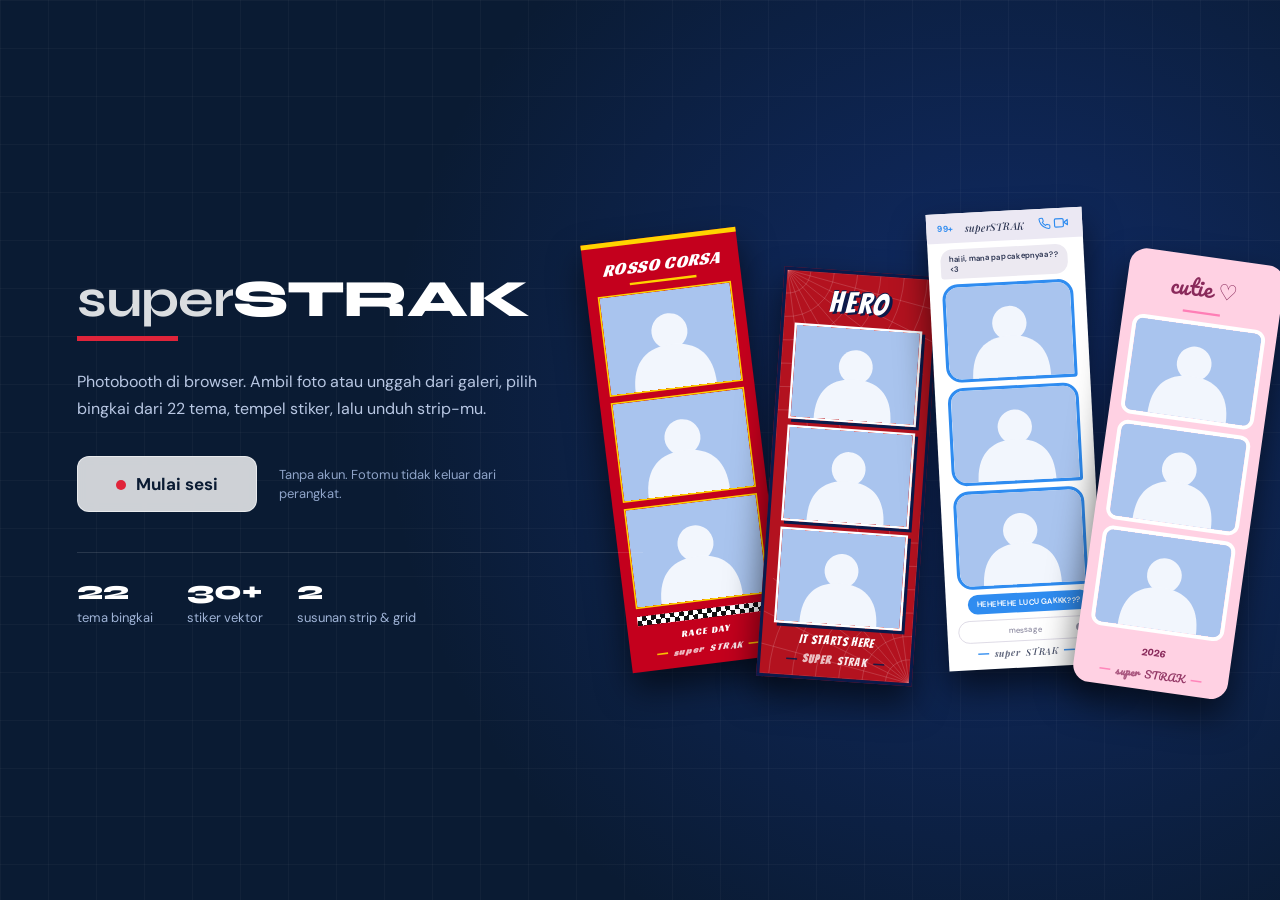
<file: index.html>
<!DOCTYPE html>
<html lang="id">
<head>
<meta charset="UTF-8">
<meta name="viewport" content="width=device-width, initial-scale=1.0">
<title>superSTRAK Photobooth</title>
<link rel="stylesheet" href="css/style.css">
<link rel="stylesheet" href="css/frames.css">
</head>
<body>
<main class="welcome">
  <section class="hero">
    <h1 class="logo"><i class="u"><span>sup</span></i><span>er</span>STRAK</h1>
    <p class="sub">Photobooth di browser. Ambil foto atau unggah dari galeri, pilih bingkai dari 22 tema, tempel stiker, lalu unduh strip-mu.</p>
    <div class="cta">
      <button class="btn" onclick="location.href='welcome.html'"><i></i>Mulai sesi</button>
      <span class="note">Tanpa akun. Fotomu tidak keluar dari perangkat.</span>
    </div>
    <ul class="feats">
      <li><b>22</b><span>tema bingkai</span></li>
      <li><b>30+</b><span>stiker vektor</span></li>
      <li><b>2</b><span>susunan strip &amp; grid</span></li>
    </ul>
  </section>
  <div class="collage" id="collage" aria-hidden="true"></div>
</main>

<script>
const PH = "data:image/svg+xml," + encodeURIComponent(
  "<svg xmlns='http://www.w3.org/2000/svg' viewBox='0 0 4 3'><rect width='4' height='3' fill='#a9c4ee'/><circle cx='2' cy='1.25' r='.55' fill='#f2f6fd'/><path d='M.75 3c0-1 .55-1.35 1.25-1.35S3.25 2 3.25 3z' fill='#f2f6fd'/></svg>");
const SHOW = [
  ["rosso", "ROSSO CORSA", "RACE DAY"],
  ["hero", "HERO", "IT STARTS HERE"],
  ["chatb", "superSTRAK", "message"],
  ["girly", "cutie ♡", "2026"]
];
document.getElementById("collage").innerHTML = SHOW.map((t, i) =>
  `<div class="strip" data-theme="${t[0]}" style="--i:${i}">
     <div class="head">${t[1]}</div>
     <div class="photos"><img src="${PH}" alt=""><img src="${PH}" alt=""><img src="${PH}" alt=""></div>
     <div class="foot">${t[2]}</div>
     <div class="brand"><span>super</span>STRAK</div>
   </div>`).join("");
</script>
</body>
</html>
</file>
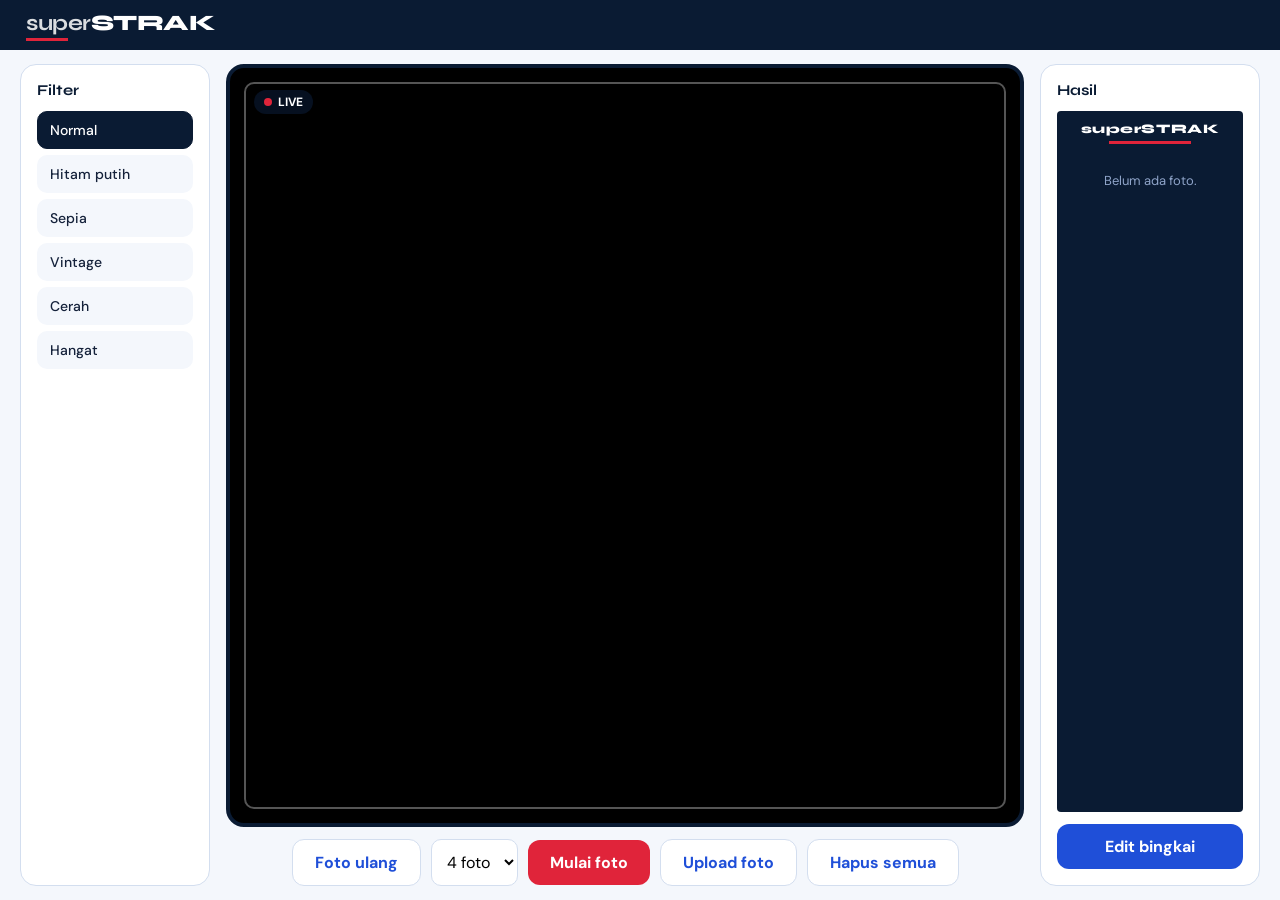
<file: welcome.html>
<!DOCTYPE html>
<html lang="id">
<head>
<meta charset="UTF-8">
<meta name="viewport" content="width=device-width, initial-scale=1.0">
<title>superSTRAK Photobooth</title>
<link rel="stylesheet" href="css/style.css">
</head>
<body class="booth-page">
<header class="top">
  <h1 class="logo"><i class="u"><span>sup</span></i><span>er</span>STRAK</h1>
</header>

<main class="booth">
  <aside class="panel">
    <h3>Filter</h3>
    <button class="chip active" data-filter="none">Normal</button>
    <button class="chip" data-filter="grayscale(100%)">Hitam putih</button>
    <button class="chip" data-filter="sepia(100%)">Sepia</button>
    <button class="chip" data-filter="contrast(120%) saturate(80%)">Vintage</button>
    <button class="chip" data-filter="brightness(110%) saturate(130%)">Cerah</button>
    <button class="chip" data-filter="hue-rotate(-20deg) saturate(150%)">Hangat</button>
  </aside>

  <section class="stagecol">
    <div class="cam">
      <div class="frame">
        <video id="video" autoplay playsinline muted></video>
        <span class="live"><i></i>LIVE</span>
        <div id="countdown"></div>
        <div class="flash" id="flash"></div>
      </div>
    </div>
    <div class="row">
      <button class="btn ghost" id="retakeBtn">Foto ulang</button>
      <select id="layoutSelect" aria-label="Jumlah foto">
        <option value="2">2 foto</option><option value="3">3 foto</option>
        <option value="4" selected>4 foto</option><option value="6">6 foto</option>
      </select>
      <button class="btn rec" id="startBtn">Mulai foto</button>
      <button class="btn ghost" id="uploadBtn">Upload foto</button>
      <button class="btn ghost" id="deleteBtn">Hapus semua</button>
      <input type="file" id="fileInput" accept="image/*" multiple hidden>
    </div>
  </section>

  <aside class="panel">
    <h3>Hasil</h3>
    <div class="mini-strip">
      <h4>superSTRAK</h4>
      <div id="photos"><p class="empty">Belum ada foto.</p></div>
    </div>
    <button class="btn" id="editBtn">Edit bingkai</button>
  </aside>
</main>
<script src="js/main.js"></script>
</body>
</html>
</file>
<file: css/style.css>
@import url('https://fonts.googleapis.com/css2?family=Syne:wght@700;800&family=DM+Sans:wght@400;500;700&family=Bangers&family=Pacifico&family=Racing+Sans+One&family=Special+Elite&family=Playfair+Display:ital,wght@1,500&display=swap');

:root{
  --navy:#0a1b33; --blue:#1f4fd8; --sky:#dce8fb; --paper:#f4f7fc;
  --red:#e0243a; --ink:#14213a; --muted:#5b6b86; --line:#d3deef;
}
*{margin:0;padding:0;box-sizing:border-box}
body{font-family:'DM Sans',system-ui,sans-serif;background:var(--paper);color:var(--ink);min-height:100vh}
button{font:inherit;cursor:pointer;border:0}
:focus-visible{outline:3px solid var(--red);outline-offset:2px}

/* wordmark: garis merah hanya di bawah "sup" */
.logo{font-family:'Syne',sans-serif;font-weight:800;letter-spacing:-.02em;line-height:1;white-space:nowrap}
.logo span{font-weight:700;opacity:.85}
.logo .u{font-style:normal;position:relative;display:inline-block}
.logo .u::after{content:"";position:absolute;left:0;right:0;bottom:-.3em;height:.1em;background:var(--red)}

/* buttons */
.btn{padding:12px 22px;border-radius:12px;background:var(--blue);color:#fff;font-weight:700;transition:background .2s}
.btn:hover{background:#173fb0}
.btn.ghost{background:#fff;color:var(--blue);border:1.5px solid var(--line)}
.btn.ghost:hover{background:var(--sky)}
.btn.rec{background:var(--red)}
.btn.rec:hover{background:#b91c2f}
.chip{display:block;width:100%;padding:10px 14px;margin-bottom:8px;text-align:left;border-radius:10px;background:var(--paper);color:var(--ink);font-weight:500;border:1.5px solid transparent;transition:.2s}
.chip:hover{border-color:var(--blue)}
.chip.active{background:var(--navy);color:#fff;border-color:var(--navy)}

/* panels */
.panel{background:#fff;border:1px solid var(--line);border-radius:16px;padding:16px}
.panel h2,.panel h3{font-family:'Syne',sans-serif;font-size:15px;margin-bottom:12px;color:var(--navy)}
.top{display:flex;align-items:center;padding:12px 26px 16px;background:var(--navy);color:#fff}
.top .logo{font-size:22px}

/* WELCOME */
.welcome{min-height:100vh;overflow:hidden;position:relative;background:var(--navy);color:#fff;
  display:grid;grid-template-columns:minmax(0,1.05fr) minmax(0,1fr);align-items:center;gap:20px;padding:36px clamp(24px,6vw,90px)}
.welcome::before{content:"";position:absolute;inset:0;pointer-events:none;
  background:linear-gradient(#ffffff08 1px,transparent 1px) 0 0/48px 48px,
             linear-gradient(90deg,#ffffff08 1px,transparent 1px) 0 0/48px 48px,
             radial-gradient(circle at 78% 45%,#1f4fd855,transparent 55%)}
.hero{position:relative;z-index:3;min-width:0}
.collage{position:relative;z-index:1;pointer-events:none}
.welcome .logo{font-size:clamp(30px,4.1vw,62px)}
.welcome .sub{color:#b8c7e3;margin:44px 0 34px;max-width:42ch;line-height:1.65;font-size:16px}
.cta{display:flex;align-items:center;gap:22px;flex-wrap:wrap}
.welcome .btn{padding:16px 38px;font-size:17px;color:var(--navy);
  background:rgba(255,255,255,.8);border:1.5px solid rgba(255,255,255,.55);
  backdrop-filter:blur(6px);-webkit-backdrop-filter:blur(6px)}
.welcome .btn:hover{background:rgba(255,255,255,.92)}
.welcome .btn i{display:inline-block;width:10px;height:10px;border-radius:50%;background:var(--red);margin-right:10px}
.note{font-size:13px;color:#8fa4c9;max-width:26ch;line-height:1.5}
.feats{display:flex;gap:34px;list-style:none;margin-top:40px;padding-top:22px;border-top:1px solid #ffffff1f}
.feats b{display:block;font:800 26px 'Syne',sans-serif}
.feats span{font-size:13px;color:#9fb3d6}
.collage{display:flex;justify-content:center;align-items:center}
.collage .strip{flex:none;box-shadow:0 22px 44px #0009;animation:drop .8s cubic-bezier(.2,.8,.2,1) backwards;animation-delay:calc(var(--i)*.1s)}
.collage .strip:nth-child(1){transform:rotate(-7deg) scale(.78);margin-right:-34px}
.collage .strip:nth-child(2){transform:rotate(4deg) scale(.78) translateY(34px);margin-right:-34px}
.collage .strip:nth-child(3){transform:rotate(-3deg) scale(.78) translateY(-14px);margin-right:-34px}
.collage .strip:nth-child(4){transform:rotate(8deg) scale(.78) translateY(30px)}
@keyframes drop{from{opacity:0;translate:0 -60px}to{opacity:1;translate:0 0}}

/* BOOTH: pas satu layar */
.booth-page{height:100vh;height:100dvh;overflow:hidden;display:flex;flex-direction:column}
.booth-page .top{flex:none}
.booth{flex:1;min-height:0;display:grid;grid-template-columns:190px 1fr 220px;gap:16px;width:100%;max-width:1300px;margin:0 auto;padding:14px 20px}
.booth .panel{min-height:0;overflow:auto;display:flex;flex-direction:column}
.booth .chip{padding:9px 12px;margin-bottom:6px;font-size:14px}
.stagecol{display:flex;flex-direction:column;gap:12px;min-height:0}
.cam{flex:1;min-height:0;display:flex;justify-content:center}
.frame{position:relative;height:100%;aspect-ratio:4/3;max-width:100%;border-radius:18px;overflow:hidden;border:4px solid var(--navy);background:#000}
.frame video{position:absolute;inset:0;width:100%;height:100%;object-fit:cover;transform:scaleX(-1);display:block}
.frame::after{content:"";position:absolute;inset:14px;border:2px solid #ffffff55;border-radius:10px;pointer-events:none}
.live{position:absolute;top:22px;left:24px;z-index:3;display:flex;align-items:center;gap:6px;font:700 12px 'DM Sans';color:#fff;background:#0a1b33a0;padding:4px 10px;border-radius:20px}
.live i{width:8px;height:8px;border-radius:50%;background:var(--red)}
#countdown{position:absolute;inset:0;display:grid;place-items:center;pointer-events:none;z-index:4}
.count{font:800 130px/1 'Syne',sans-serif;color:#fff;text-shadow:0 4px 28px #000b;animation:pop .3s}
.count.ico{display:grid;place-items:center;width:112px;height:112px;border-radius:50%;border:2.5px solid var(--red);background:none;font-size:0}
.count.ico svg{width:56px;height:56px;filter:drop-shadow(0 2px 8px #0009)}
@keyframes pop{from{transform:scale(.6);opacity:0}to{transform:none;opacity:1}}
.flash{position:absolute;inset:0;background:#fff;opacity:0;pointer-events:none;z-index:5}
.flash.go{animation:flash .5s}
@keyframes flash{0%{opacity:.9}100%{opacity:0}}
.row{display:flex;flex-wrap:wrap;gap:10px;justify-content:center;align-items:center}
.row select{padding:11px;border-radius:10px;border:1.5px solid var(--line);font:inherit;background:#fff}

/* panel Hasil (halaman kamera) */
.mini-strip{flex:1;min-height:0;background:var(--navy);padding:10px;border-radius:4px;display:flex;flex-direction:column;gap:8px;align-items:center;overflow:auto}
.mini-strip h4{flex:none;font:800 13px 'Syne',sans-serif;color:#fff;letter-spacing:.04em}
.mini-strip h4::after{content:"";display:block;height:3px;width:60%;background:var(--red);margin:4px auto 0}
.mini-strip #photos{width:100%;display:grid;grid-template-columns:1fr;gap:6px;align-content:start}
.mini-strip #photos.two{grid-template-columns:1fr 1fr}
.mini-strip #photos img{width:100%;aspect-ratio:4/3;object-fit:cover;display:block}
.mini-strip .empty{color:#8fa4c9;font-size:13px;text-align:center;padding:20px 6px}
#editBtn{flex:none;width:100%;margin-top:12px}

/* EDIT: pas satu layar. Kotak kiri dan kanan berada di tengah (vertikal) */
.edit-page{height:100vh;height:100dvh;overflow:hidden;display:flex;flex-direction:column}
.edit-page .top{flex:none}
.editor{flex:1;min-height:0;display:grid;grid-template-columns:380px minmax(0,1fr) 380px;grid-template-rows:minmax(0,1fr);gap:16px;width:100%;max-width:1400px;margin:0 auto;padding:14px 20px}
.side{display:flex;flex-direction:column;gap:12px;min-height:0;min-width:0;overflow-y:auto;overflow-x:hidden;
  justify-content:center;justify-content:safe center}
.side .panel{flex:none}
.side.dock{display:grid;grid-template-columns:1fr 1fr;gap:12px;
  align-items:center;
  align-content:center;align-content:safe center}
.stage{display:flex;flex-direction:column;gap:12px;min-height:0;min-width:0}
.fitwrap{flex:1;min-height:0;display:flex;justify-content:center;align-items:center}
.fit{flex:none;position:relative}
.cap{padding:14px;width:max-content;transform-origin:top left}
.chips2{display:grid;grid-template-columns:1fr 1fr;gap:6px}
.chips2 .chip{margin:0;text-align:center;font-size:11.5px;padding:7px 2px}
.cols{display:grid;grid-template-columns:1fr;gap:6px}
.cols .chip{margin:0;text-align:center;font-size:12px;padding:8px 4px}
.swatches{display:flex;flex-wrap:wrap;gap:7px}
.swatch{width:26px;height:26px;border-radius:50%;border:2px solid #fff;box-shadow:0 0 0 1.5px var(--line)}
.swatch.active{box-shadow:0 0 0 3px var(--red)}
.hint{font-size:12px;color:var(--muted);margin-top:8px;line-height:1.5}
.tools{display:flex;gap:5px;margin-top:10px}
.tools button{flex:1;padding:7px 0;border-radius:8px;background:var(--navy);color:#fff}

/* RESPONSIVE */
@media(max-width:1250px){
  .editor{grid-template-columns:340px minmax(0,1fr) 340px}
}
@media(max-width:1150px){
  /* layar sempit: kotak kembali menumpuk supaya tidak berdesakan */
  .editor{grid-template-columns:210px minmax(0,1fr) 210px}
  .side.dock{grid-template-columns:1fr}
}
@media(max-width:900px){
  .welcome{grid-template-columns:1fr;padding:32px 24px}
  .welcome .logo{font-size:clamp(30px,10vw,62px)}
  .collage{min-height:420px;transform:scale(.75)}
  .booth-page,.edit-page{height:auto;overflow:auto}
  .booth,.editor{grid-template-columns:1fr;grid-template-rows:auto}
  .cam{display:block}
  .frame{height:auto;width:100%}
  .mini-strip{min-height:260px}
  .editor .side{order:2;overflow:visible;justify-content:flex-start}
  .side.dock{align-content:start;align-items:start}
  .fitwrap{flex:none}
}
@media(prefers-reduced-motion:reduce){*{animation:none!important;transition:none!important}}
</file>
<file: css/frames.css>
/* panel stiker */
.stkgrid{display:grid;grid-template-columns:repeat(5,1fr);gap:4px}
.stkgrid button{aspect-ratio:1;padding:3px;display:grid;place-items:center;background:var(--paper);border-radius:8px;font-size:0}
.stkgrid button img{width:100%;height:100%;object-fit:contain;display:block}
.stkgrid button:hover{background:var(--sky)}

/* dasar strip */
.strip{--bg:#0f2547;--fg:#fff;--acc:#e0243a;
  position:relative;width:200px;padding:16px 14px 14px;background-color:var(--bg);color:var(--fg);
  display:flex;flex-direction:column;align-items:center;gap:10px;box-shadow:0 18px 40px #0a1b3340}
.strip.cols-2{width:400px}
.strip .head{font:800 19px/1.15 'Syne',sans-serif;text-align:center;outline:none;letter-spacing:.01em;max-width:100%;overflow-wrap:anywhere}
.strip .head::after{content:"";display:block;height:3px;width:56%;background:var(--acc);margin:6px auto 0}
.strip .photos{width:100%;display:flex;flex-direction:column;gap:8px}
.strip.cols-2 .photos{display:grid;grid-template-columns:1fr 1fr;align-content:start}
.strip .photos img{width:100%;aspect-ratio:4/3;object-fit:cover;display:block}
.strip .foot{text-align:center;font-size:12px;line-height:1.5;outline:none;max-width:100%;overflow-wrap:anywhere}
.strip .empty{padding:40px 10px;text-align:center;font-size:13px}

/* stiker: dekorasi tema (di dalam bingkai) dan stiker bebas */
.strip .stk{position:absolute;width:28px;height:28px;pointer-events:none;z-index:8}
.ustk{position:absolute;cursor:grab;touch-action:none;user-select:none;-webkit-user-drag:none;z-index:10}
.ustk.sel{outline:2px dashed var(--red);outline-offset:3px}

/* tulisan superSTRAK di bawah bingkai */
.strip .brand{display:flex;align-items:center;justify-content:center;gap:7px;width:100%;
  font:800 11px/1 'Syne',sans-serif;letter-spacing:.14em;opacity:.9;user-select:none}
.strip .brand span{font-weight:700;opacity:.8}
.strip .brand::before,.strip .brand::after{content:"";flex:none;height:2px;width:14px;background:var(--acc)}
.strip[data-theme=comic] .brand,.strip[data-theme=manga] .brand,.strip[data-theme=popart] .brand,
.strip[data-theme=hero] .brand,.strip[data-theme=multi] .brand{font:400 15px/1 'Bangers',cursive;letter-spacing:.1em}
.strip[data-theme=girly] .brand,.strip[data-theme=cat] .brand,.strip[data-theme=denim] .brand{font:400 13px/1 'Pacifico',cursive;letter-spacing:.02em}
.strip[data-theme=rosso] .brand,.strip[data-theme=silver] .brand,.strip[data-theme=armor] .brand,.strip[data-theme=kart] .brand{font:400 12px/1 'Racing Sans One',sans-serif;font-style:italic;letter-spacing:.12em}
.strip[data-theme=film] .brand,.strip[data-theme=vintage] .brand,.strip[data-theme=tiket] .brand,.strip[data-theme=checker] .brand{font:400 12px/1 'Special Elite',monospace;letter-spacing:.1em}
.strip[data-theme=blob] .brand,.strip[data-theme^=chat] .brand{font:italic 500 12px/1 'Playfair Display',serif;letter-spacing:.04em}
.strip[data-theme=retro] .brand{font:700 10px/1 Arial,sans-serif;letter-spacing:.05em}

/* elegan */
.strip[data-theme=elegan] .photos img{border:2px solid #ffffff55}
.strip[data-theme=elegan] .stk{width:24px;height:24px}

/* komik hero (titik halftone = ubin SVG) */
.strip[data-theme=comic]{--bg:#ffd93b;--fg:#111;border:5px solid #111;
  background-image:url("data:image/svg+xml,%3Csvg xmlns='http://www.w3.org/2000/svg' width='12' height='12'%3E%3Ccircle cx='6' cy='6' r='1.9' fill='%23e9b800'/%3E%3C/svg%3E");
  background-size:12px 12px}
.strip[data-theme=comic] .head{font:400 34px 'Bangers',cursive;color:#fff;background:var(--acc);padding:2px 16px;transform:rotate(-3deg);border:3px solid #111;box-shadow:4px 4px 0 #111;letter-spacing:.05em}
.strip[data-theme=comic] .head::after{display:none}
.strip[data-theme=comic] .photos img{border:3px solid #111;box-shadow:3px 3px 0 #111}
.strip[data-theme=comic] .foot{font:400 18px 'Bangers',cursive;letter-spacing:.06em}

/* manga (garis tipis = ubin SVG) */
.strip[data-theme=manga]{--bg:#fff;--fg:#111;--acc:#111;border:4px solid #111;
  background-image:url("data:image/svg+xml,%3Csvg xmlns='http://www.w3.org/2000/svg' width='7' height='7'%3E%3Crect width='1' height='7' fill='black' fill-opacity='.08'/%3E%3C/svg%3E");
  background-size:7px 7px}
.strip[data-theme=manga] .head{font:400 40px 'Bangers',cursive;font-style:italic;letter-spacing:.06em}
.strip[data-theme=manga] .head::after{height:5px;width:80%}
.strip[data-theme=manga] .photos img{border:3px solid #111}
.strip[data-theme=manga] .foot{font:400 16px 'Bangers',cursive;letter-spacing:.08em}

/* pop art */
.strip[data-theme=popart]{--bg:#1f4fd8;--fg:#fff;border:5px solid #111;
  background-image:url("data:image/svg+xml,%3Csvg xmlns='http://www.w3.org/2000/svg' width='10' height='10'%3E%3Ccircle cx='5' cy='5' r='1.6' fill='white' fill-opacity='.25'/%3E%3C/svg%3E");
  background-size:10px 10px}
.strip[data-theme=popart] .head{font:400 34px 'Bangers',cursive;color:#111;background:#fff;border:3px solid #111;border-radius:50%;padding:6px 26px;letter-spacing:.05em}
.strip[data-theme=popart] .head::after{display:none}
.strip[data-theme=popart] .photos img{border:4px solid #fff;box-shadow:4px 4px 0 #e0243a}
.strip[data-theme=popart] .foot{font:400 18px 'Bangers',cursive;letter-spacing:.06em}

/* hero web (jaring di pojok kiri-atas dan kanan-bawah = gambar SVG) */
.strip[data-theme=hero]{--bg:#b3121f;--fg:#fff;--acc:#0b1a4a;border:4px solid #0b1a4a;
  background-image:
    url("data:image/svg+xml,%3Csvg xmlns='http://www.w3.org/2000/svg' width='220' height='220'%3E%3Cg fill='none' stroke='white' stroke-opacity='.16' stroke-width='1.2'%3E%3Cpath d='M0 0L220 0M0 0L215.8 42.9M0 0L203.3 84.2M0 0L182.9 122.2M0 0L155.6 155.6M0 0L122.2 182.9M0 0L84.2 203.3M0 0L42.9 215.8M0 0L0 220'/%3E%3Cpath d='M30 0A30 30 0 0 1 0 30M60 0A60 60 0 0 1 0 60M90 0A90 90 0 0 1 0 90M120 0A120 120 0 0 1 0 120M150 0A150 150 0 0 1 0 150M180 0A180 180 0 0 1 0 180'/%3E%3C/g%3E%3C/svg%3E"),
    url("data:image/svg+xml,%3Csvg xmlns='http://www.w3.org/2000/svg' width='220' height='220'%3E%3Cg transform='rotate(180 110 110)'%3E%3Cg fill='none' stroke='white' stroke-opacity='.16' stroke-width='1.2'%3E%3Cpath d='M0 0L220 0M0 0L215.8 42.9M0 0L203.3 84.2M0 0L182.9 122.2M0 0L155.6 155.6M0 0L122.2 182.9M0 0L84.2 203.3M0 0L42.9 215.8M0 0L0 220'/%3E%3Cpath d='M30 0A30 30 0 0 1 0 30M60 0A60 60 0 0 1 0 60M90 0A90 90 0 0 1 0 90M120 0A120 120 0 0 1 0 120M150 0A150 150 0 0 1 0 150M180 0A180 180 0 0 1 0 180'/%3E%3C/g%3E%3C/g%3E%3C/svg%3E");
  background-repeat:no-repeat,no-repeat;
  background-position:top left,bottom right;
  background-size:220px 220px,220px 220px}
.strip[data-theme=hero] .head{font:400 38px 'Bangers',cursive;letter-spacing:.08em;color:#fff;text-shadow:3px 3px 0 #0b1a4a,-1px -1px 0 #0b1a4a}
.strip[data-theme=hero] .head::after{display:none}
.strip[data-theme=hero] .photos img{border:3px solid #fff;box-shadow:4px 4px 0 #0b1a4a}
.strip[data-theme=hero] .foot{font:400 16px 'Bangers',cursive;letter-spacing:.08em}

/* multiverse (neon cyan-pink) */
.strip[data-theme=multi]{--bg:#16112e;--fg:#fff;--acc:#00e5ff;border:3px solid #00e5ff;box-shadow:6px 6px 0 #ff2d95;
  background-image:url("data:image/svg+xml,%3Csvg xmlns='http://www.w3.org/2000/svg' width='10' height='10'%3E%3Ccircle cx='5' cy='5' r='1.6' fill='%23ff2d95' fill-opacity='.2'/%3E%3C/svg%3E");
  background-size:10px 10px}
.strip[data-theme=multi] .head{font:400 28px 'Bangers',cursive;letter-spacing:.08em;color:#00e5ff;text-shadow:2px 2px 0 #ff2d95}
.strip[data-theme=multi] .head::after{display:none}
.strip[data-theme=multi] .photos{gap:12px}
.strip[data-theme=multi] .photos img{border:2px solid #fff;box-shadow:-3px -3px 0 #00e5ff,3px 3px 0 #ff2d95}
.strip[data-theme=multi] .foot{font:400 14px 'Bangers',cursive;letter-spacing:.1em;color:#00e5ff}

/* armor gold (garis vertikal = ubin SVG) */
.strip[data-theme=armor]{--bg:#7a0a14;--fg:#ffe9a8;--acc:#e8b93a;border:5px solid #e8b93a;
  background-image:linear-gradient(160deg,#ffffff14,transparent 45%),
    url("data:image/svg+xml,%3Csvg xmlns='http://www.w3.org/2000/svg' width='12' height='12'%3E%3Crect width='2' height='12' fill='black' fill-opacity='.13'/%3E%3C/svg%3E");
  background-size:100% 100%,12px 12px;background-repeat:no-repeat,repeat}
.strip[data-theme=armor] .head{font:400 28px 'Racing Sans One',sans-serif;letter-spacing:.1em;color:#ffd36b}
.strip[data-theme=armor] .photos img{border:3px solid #e8b93a}
.strip[data-theme=armor] .foot{font:400 12px 'Racing Sans One',sans-serif;letter-spacing:.14em}

/* girly */
.strip[data-theme=girly]{--bg:#ffd1e3;--fg:#8a2a5b;--acc:#ff7eb6;border-radius:22px}
.strip[data-theme=girly] .head{font:400 28px 'Pacifico',cursive}
.strip[data-theme=girly] .photos img{border:5px solid #fff;border-radius:14px}
.strip[data-theme=girly] .foot{font:400 15px 'Pacifico',cursive}

/* kucing */
.strip[data-theme=cat]{--bg:#ffe3c8;--fg:#7a4a2b;--acc:#ff9a62;border:4px solid #7a4a2b;border-radius:28px;
  background-image:url("data:image/svg+xml,%3Csvg xmlns='http://www.w3.org/2000/svg' width='16' height='16'%3E%3Ccircle cx='8' cy='8' r='2' fill='%23ffcfa5'/%3E%3C/svg%3E");
  background-size:16px 16px}
.strip[data-theme=cat] .head{font:400 28px 'Pacifico',cursive}
.strip[data-theme=cat] .photos img{border:4px solid #fff;border-radius:18px}
.strip[data-theme=cat] .foot{font:400 15px 'Pacifico',cursive}

/* blob (foto berbentuk organik, kilau lembut = gambar SVG) */
.strip[data-theme=blob]{--bg:#7d0b1c;--fg:#fff;--acc:#fff;
  background-image:url("data:image/svg+xml,%3Csvg xmlns='http://www.w3.org/2000/svg' width='100' height='100' viewBox='0 0 100 100' preserveAspectRatio='none'%3E%3Cdefs%3E%3CradialGradient id='g' gradientUnits='userSpaceOnUse' cx='20' cy='8' r='55'%3E%3Cstop offset='0' stop-color='white' stop-opacity='.15'/%3E%3Cstop offset='1' stop-color='white' stop-opacity='0'/%3E%3C/radialGradient%3E%3C/defs%3E%3Crect width='100' height='100' fill='url(%23g)'/%3E%3C/svg%3E");
  background-size:100% 100%;background-repeat:no-repeat}
.strip[data-theme=blob] .head{font:italic 500 26px 'Playfair Display',serif}
.strip[data-theme=blob] .head::after{height:1px;width:34%}
.strip[data-theme=blob] .photos img{border:2px solid #ffffffd0;border-radius:52% 48% 50% 50%/46% 54% 46% 54%}
.strip[data-theme=blob] .photos img:nth-child(even){border-radius:46% 54% 44% 56%/54% 46% 56% 44%}
.strip[data-theme=blob] .foot{font:italic 500 13px 'Playfair Display',serif}

/* checker (kotak-kotak = ubin SVG) */
.strip[data-theme=checker]{--bg:#2f5d50;--fg:#fff;--acc:#ffd36b;padding:24px 22px 18px;
  background-image:url("data:image/svg+xml,%3Csvg xmlns='http://www.w3.org/2000/svg' width='16' height='16'%3E%3Crect x='8' y='0' width='8' height='8' fill='%23efe6c8'/%3E%3Crect x='0' y='8' width='8' height='8' fill='%23efe6c8'/%3E%3C/svg%3E");
  background-size:16px 16px}
.strip[data-theme=checker] .head{background:var(--bg);padding:4px 16px;border-radius:20px;font:400 20px 'Pacifico',cursive}
.strip[data-theme=checker] .head::after{display:none}
.strip[data-theme=checker] .photos{background:var(--bg);padding:7px;border:3px solid #efe6c8}
.strip[data-theme=checker] .foot,.strip[data-theme=checker] .brand{background:var(--bg);padding:4px 12px;border-radius:12px;width:auto;font-family:'Special Elite',monospace}
.strip[data-theme=checker] .foot{font-size:11px}

/* denim jahitan (anyaman = ubin SVG) */
.strip[data-theme=denim]{--bg:#3f6597;--fg:#fff;--acc:#f6f3ea;border:3px dashed #f6f3ea;
  background-image:url("data:image/svg+xml,%3Csvg xmlns='http://www.w3.org/2000/svg' width='10' height='10'%3E%3Crect y='5' width='10' height='5' fill='white' fill-opacity='.1'/%3E%3Crect width='5' height='10' fill='black' fill-opacity='.13'/%3E%3C/svg%3E");
  background-size:10px 10px}
.strip[data-theme=denim] .head{font:400 26px 'Pacifico',cursive}
.strip[data-theme=denim] .photos img{border:6px solid #f6f3ea;box-shadow:0 2px 5px #0006}
.strip[data-theme=denim] .photos img:nth-child(odd){transform:rotate(-1deg)}
.strip[data-theme=denim] .photos img:nth-child(even){transform:rotate(1deg)}
.strip[data-theme=denim] .foot{font:400 14px 'Pacifico',cursive}

/* tiket (boarding pass; barcode = ubin SVG) */
.strip[data-theme=tiket]{--bg:#f4ecd8;--fg:#1c2a4a;--acc:#1f5f3a;padding-top:0}
.strip[data-theme=tiket] .head{width:calc(100% + 28px);max-width:none;margin:0 -14px;padding:9px 6px;background:var(--acc);color:#fff;font:700 11px 'Syne',sans-serif;letter-spacing:.28em}
.strip[data-theme=tiket] .head::after{display:none}
.strip[data-theme=tiket] .photos img{border:1px solid #1c2a4a44}
.strip[data-theme=tiket] .foot{width:100%;padding-top:10px;border-top:2px dashed #1c2a4a66;font:400 11px 'Special Elite',monospace}
.strip[data-theme=tiket] .foot::before{content:"";display:block;height:22px;margin-bottom:6px;
  background-image:url("data:image/svg+xml,%3Csvg xmlns='http://www.w3.org/2000/svg' width='13' height='22'%3E%3Cg fill='%231c2a4a'%3E%3Crect width='2' height='22'/%3E%3Crect x='4' width='1' height='22'/%3E%3Crect x='8' width='3' height='22'/%3E%3C/g%3E%3C/svg%3E");
  background-size:13px 22px;background-repeat:repeat-x}

/* perangko */
.strip[data-theme=perangko]{--bg:#6b0f1f;--fg:#fff;--acc:#ffd9a0;border:12px solid #fff}
.strip[data-theme=perangko]::before{content:"";position:absolute;inset:-12px;border:6px dotted #f4f7fc;pointer-events:none;z-index:6}
.strip[data-theme=perangko] .head{font:800 16px 'Syne',sans-serif}
.strip[data-theme=perangko] .photos img{border:2px solid #ffffff44}
.strip[data-theme=perangko] .foot{color:#f3d9b5}

/* retro window (gaya Paint) */
.strip[data-theme=retro]{--bg:#c0c0c0;--fg:#000;--acc:#000080;padding:3px 3px 6px;gap:6px;border:2px solid;border-color:#fff #404040 #404040 #fff;font-family:Arial,sans-serif}
.strip[data-theme=retro] .head{align-self:stretch;max-width:none;display:flex;justify-content:space-between;background:linear-gradient(90deg,#000080,#1084d0);color:#fff;font:700 10px Arial,sans-serif;padding:3px 4px;letter-spacing:0;text-align:left}
.strip[data-theme=retro] .head::after{content:"_ □ ×";display:inline;width:auto;height:auto;background:none;margin:0;letter-spacing:2px}
.strip[data-theme=retro] .photos{padding:6px;background:#fff;border:2px solid;border-color:#808080 #fff #fff #808080}
.strip[data-theme=retro] .photos img{border:0}
.strip[data-theme=retro] .foot{align-self:stretch;text-align:left;font:11px Arial,sans-serif;padding:2px 4px;border:1px solid;border-color:#808080 #fff #fff #808080}

/* chat: Chat Biru (chatb) dan Chat Abu (chatg) */
.strip[data-theme^=chat]{--bg:#fff;--fg:#2a3350;--acc:#2f8cf0;padding-top:0;gap:8px}

/* header chat: abu penuh, "99+" di kiri, ikon voice call + video call di kanan */
.strip[data-theme^=chat] .head{
  align-self:center;width:calc(100% + 28px);max-width:none;margin:0 -14px;padding:10px 14px;
  display:flex;align-items:center;justify-content:space-between;
  background:#ebe8f3;color:#2a3350;font:italic 500 13px 'Playfair Display',serif;letter-spacing:.02em}
.strip[data-theme^=chat] .head::before{content:"99+";font:700 11px 'DM Sans',sans-serif;font-style:normal;letter-spacing:0;color:#2f8cf0}
.strip[data-theme^=chat] .head::after{
  content:"";display:block;flex:none;width:46px;height:18px;margin:0;border:0;border-radius:0;
  background-color:transparent;
  background-image:url("data:image/svg+xml,%3Csvg xmlns='http://www.w3.org/2000/svg' width='92' height='36' viewBox='0 0 50 24' fill='none' stroke='%232f8cf0' stroke-width='2' stroke-linecap='round' stroke-linejoin='round'%3E%3Cg transform='translate(-1 1) scale(.9)'%3E%3Cpath d='M22 16.92v3a2 2 0 0 1-2.18 2 19.79 19.79 0 0 1-8.63-3.07 19.5 19.5 0 0 1-6-6 19.79 19.79 0 0 1-3.07-8.67A2 2 0 0 1 4.11 2h3a2 2 0 0 1 2 1.72 12.84 12.84 0 0 0 .7 2.81 2 2 0 0 1-.45 2.11L8.09 9.91a16 16 0 0 0 6 6l1.27-1.27a2 2 0 0 1 2.11-.45 12.84 12.84 0 0 0 2.81.7A2 2 0 0 1 22 16.92z'/%3E%3C/g%3E%3Cg transform='translate(27 0)'%3E%3Crect x='0' y='5' width='15' height='14' rx='2'/%3E%3Cpath d='M22 7l-6 4.5 6 4.5z'/%3E%3C/g%3E%3C/svg%3E");
  background-size:100% 100%;background-repeat:no-repeat;background-position:center}
/* saat diunduh, ikon dipasang sebagai gambar biasa (lihat edit.js) */
.strip .head.real-ico::after{display:none!important}

.strip[data-theme^=chat] .photos{gap:7px;padding:0 2px}
.strip[data-theme^=chat] .photos::before,.strip[data-theme^=chat] .photos::after{width:max-content;max-width:84%;padding:6px 11px;border-radius:15px;font:600 10px/1.3 'DM Sans',sans-serif}
.strip.cols-2[data-theme^=chat] .photos::before,.strip.cols-2[data-theme^=chat] .photos::after{grid-column:1/-1}
.strip[data-theme^=chat] .foot{position:relative;width:100%;padding:7px 14px;background:#fff;border:1.5px solid #d6d2e0;border-radius:20px;font:500 10px 'DM Sans',sans-serif;color:#8c8aa0;text-align:center}
.strip[data-theme^=chat] .foot::after{content:"";position:absolute;right:9px;top:50%;width:11px;height:11px;margin-top:-5.5px;border-radius:50%;background:#9a98ad}

/* Chat Biru: foto bubble biru, pesan abu di atas, biru di bawah */
.strip[data-theme=chatb] .photos img{border:4px solid #2f8cf0;border-radius:20px 20px 4px 20px;background:#fff}
.strip[data-theme=chatb] .photos::before{content:"haiii, mana pap cakepnyaa?? <3";align-self:flex-start;justify-self:start;background:#ece9f1;color:#2a3350;border-bottom-left-radius:4px}
.strip[data-theme=chatb] .photos::after{content:"HEHEHEHE LUCU GAKKK???";align-self:flex-end;justify-self:end;background:#2f8cf0;color:#fff;border-bottom-right-radius:4px}

/* Chat Abu: foto bubble abu, pesan biru di atas, abu di bawah */
.strip[data-theme=chatg] .photos img{border:5px solid #e6e3ec;border-radius:20px 20px 20px 4px;background:#fff}
.strip[data-theme=chatg] .photos::before{content:"gantian kamu yang pap yaaa";align-self:flex-end;justify-self:end;background:#2f8cf0;color:#fff;border-bottom-right-radius:4px}
.strip[data-theme=chatg] .photos::after{content:"pap orang cakepp";align-self:flex-start;justify-self:start;background:#ece9f1;color:#2a3350;border-bottom-left-radius:4px}

/* F1 Rosso (merah-kuning) */
.strip[data-theme=rosso]{--bg:#c4001d;--fg:#fff;--acc:#ffd400;border-top:6px solid #ffd400}
.strip[data-theme=rosso] .head,.strip[data-theme=silver] .head{font:400 22px 'Racing Sans One',sans-serif;font-style:italic;letter-spacing:.04em}
.strip[data-theme=rosso] .photos img{border:2px solid #ffd400}
.strip[data-theme=rosso] .foot,.strip[data-theme=silver] .foot,.strip[data-theme=kart] .foot{font:400 12px 'Racing Sans One',sans-serif;letter-spacing:.12em;width:100%}
/* bendera kotak-kotak = ubin SVG */
.strip[data-theme=rosso] .foot::before,.strip[data-theme=silver] .foot::before,.strip[data-theme=kart] .foot::before{content:"";display:block;height:12px;margin-bottom:8px;
  background-image:url("data:image/svg+xml,%3Csvg xmlns='http://www.w3.org/2000/svg' width='12' height='12'%3E%3Crect width='12' height='12' fill='%23111'/%3E%3Crect width='6' height='6' fill='white'/%3E%3Crect x='6' y='6' width='6' height='6' fill='white'/%3E%3C/svg%3E");
  background-size:12px 12px;background-repeat:repeat}

/* F1 Silver (perak-tosca) */
.strip[data-theme=silver]{--bg:#c4cad1;--fg:#0b0f14;--acc:#00c2b0;background-image:linear-gradient(160deg,#e9edf1,#9aa2ab);border-top:6px solid #00c2b0}
.strip[data-theme=silver] .photos img{border:2px solid #0b0f14}

/* go-kart (garis diagonal = ubin SVG) */
.strip[data-theme=kart]{--bg:#1b1b1b;--fg:#fff;--acc:#ffd400;border:5px solid #ffd400;
  background-image:url("data:image/svg+xml,%3Csvg xmlns='http://www.w3.org/2000/svg' width='12' height='12'%3E%3Cg stroke='white' stroke-opacity='.04' stroke-width='5'%3E%3Cpath d='M-2 2L2 -2M0 12L12 0M10 14L14 10'/%3E%3C/g%3E%3C/svg%3E");
  background-size:12px 12px}
.strip[data-theme=kart] .head{font:400 26px 'Racing Sans One',sans-serif;font-style:italic;color:#111;background:#ffd400;padding:2px 14px;transform:skewX(-8deg)}
.strip[data-theme=kart] .head::after{display:none}
.strip[data-theme=kart] .photos img{border:3px solid #ffd400}

/* film 35mm (lubang film = ubin SVG) */
.strip[data-theme=film]{--bg:#161616;--fg:#f0b429;--acc:#f0b429;padding:16px 32px 14px}
.strip[data-theme=film]::before,.strip[data-theme=film]::after{content:"";position:absolute;top:0;bottom:0;width:12px;
  background-image:url("data:image/svg+xml,%3Csvg xmlns='http://www.w3.org/2000/svg' width='12' height='17'%3E%3Crect y='7' width='12' height='10' rx='2' fill='%23f4efe0'/%3E%3C/svg%3E");
  background-size:12px 17px;background-repeat:repeat-y}
.strip[data-theme=film]::before{left:8px}
.strip[data-theme=film]::after{right:8px}
.strip[data-theme=film] .head,.strip[data-theme=film] .foot{font-family:'Special Elite',monospace}
.strip[data-theme=film] .photos img{border:3px solid #2b2b2b}

/* vintage */
.strip[data-theme=vintage]{--bg:#f1e4c8;--fg:#5a3e22;--acc:#8a6a3b;border:8px double #8a6a3b}
.strip[data-theme=vintage] .head,.strip[data-theme=vintage] .foot{font-family:'Special Elite',monospace}
.strip[data-theme=vintage] .photos img{border:6px solid #fff;border-bottom-width:14px;box-shadow:0 2px 6px #0004}
.strip[data-theme=vintage] .photos img:nth-child(odd){transform:rotate(-1.5deg)}
.strip[data-theme=vintage] .photos img:nth-child(even){transform:rotate(1.5deg)}
</file>
